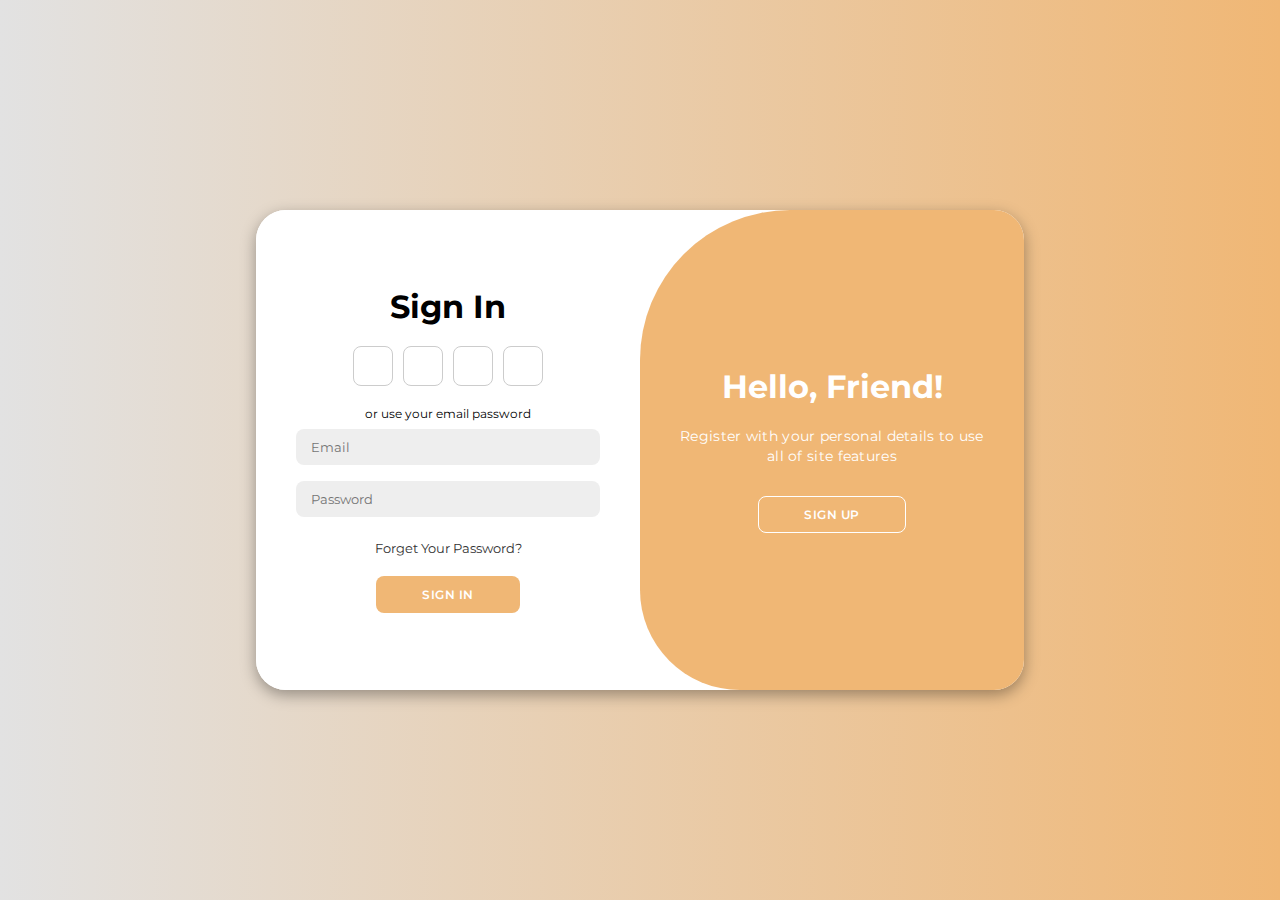
<file: account.html>
<!DOCTYPE html>
<html lang="en">

<head>
    <meta charset="UTF-8">
    <meta name="viewport" content="width=device-width, initial-scale=1.0">
    <link rel="stylesheet" href="account.css">
    <title>Login</title>
</head>

<body>

    <div class="container" id="container">
        <div class="form-container sign-up">
            <form>
                <h1>Create Account</h1>
                <div class="social-icons">
                    <a href="#" class="icon"><i class="fa-brands fa-google-plus-g"></i></a>
                    <a href="#" class="icon"><i class="fa-brands fa-facebook-f"></i></a>
                    <a href="#" class="icon"><i class="fa-brands fa-github"></i></a>
                    <a href="#" class="icon"><i class="fa-brands fa-linkedin-in"></i></a>
                </div>
                <span>or use your email for registeration</span>
                <input type="text" placeholder="Name">
                <input type="email" placeholder="Email">
                <input type="password" placeholder="Password">
                <button>Sign Up</button>
            </form>
        </div>
        <div class="form-container sign-in">
            <form>
                <h1>Sign In</h1>
                <div class="social-icons">
                    <a href="#" class="icon"><i class="fa-brands fa-google-plus-g"></i></a>
                    <a href="#" class="icon"><i class="fa-brands fa-facebook-f"></i></a>
                    <a href="#" class="icon"><i class="fa-brands fa-github"></i></a>
                    <a href="#" class="icon"><i class="fa-brands fa-linkedin-in"></i></a>
                </div>
                <span>or use your email password</span>
                <input type="email" placeholder="Email">
                <input type="password" placeholder="Password">
                <a href="#">Forget Your Password?</a>
                <button>Sign In</button>
            </form>
        </div>
        <div class="toggle-container">
            <div class="toggle">
                <div class="toggle-panel toggle-left">
                    <h1>Welcome Back!</h1>
                    <p>Enter your personal details to use all of site features</p>
                    <button class="hidden" id="login">Sign In</button>
                </div>
                <div class="toggle-panel toggle-right">
                    <h1>Hello, Friend!</h1>
                    <p>Register with your personal details to use all of site features</p>
                    <button class="hidden" id="register">Sign Up</button>
                </div>
            </div>
        </div>
    </div>
    
    <script src="account.js"></script>
    
</body>

</html>
</file>
<file: account.css>
@import url('https://fonts.googleapis.com/css2?family=Montserrat:wght@300;400;500;600;700&display=swap');

*{
    margin: 0;
    padding: 0;
    box-sizing: border-box;
    font-family: 'Montserrat', sans-serif;
}

body{
    background-color: #f0b775;
    background: linear-gradient(to right, #e2e2e2, #f0b775);
    display: flex;
    align-items: center;
    justify-content: center;
    flex-direction: column;
    height: 100vh;
}

.container{
    background-color: #fff;
    border-radius: 30px;
    box-shadow: 0 5px 15px rgba(0, 0, 0, 0.35);
    position: relative;
    overflow: hidden;
    width: 768px;
    max-width: 100%;
    min-height: 480px;
}

.container p{
    font-size: 14px;
    line-height: 20px;
    letter-spacing: 0.3px;
    margin: 20px 0;
}

.container span{
    font-size: 12px;
}

.container a{
    color: #333;
    font-size: 13px;
    text-decoration: none;
    margin: 15px 0 10px;
}

.container button{
    background-color:#f0b775;
    color: #fff;
    font-size: 12px;
    padding: 10px 45px;
    border: 1px solid transparent;
    border-radius: 8px;
    font-weight: 600;
    letter-spacing: 0.5px;
    text-transform: uppercase;
    margin-top: 10px;
    cursor: pointer;
}

.container button.hidden{
    background-color: transparent;
    border-color: #fff;
}

.container form{
    background-color: #fff;
    display: flex;
    align-items: center;
    justify-content: center;
    flex-direction: column;
    padding: 0 40px;
    height: 100%;
}

.container input{
    background-color: #eee;
    border: none;
    margin: 8px 0;
    padding: 10px 15px;
    font-size: 13px;
    border-radius: 8px;
    width: 100%;
    outline: none;
}

.form-container{
    position: absolute;
    top: 0;
    height: 100%;
    transition: all 0.6s ease-in-out;
}

.sign-in{
    left: 0;
    width: 50%;
    z-index: 2;
}

.container.active .sign-in{
    transform: translateX(100%);
}

.sign-up{
    left: 0;
    width: 50%;
    opacity: 0;
    z-index: 1;
}

.container.active .sign-up{
    transform: translateX(100%);
    opacity: 1;
    z-index: 5;
    animation: move 0.6s;
}

@keyframes move{
    0%, 49.99%{
        opacity: 0;
        z-index: 1;
    }
    50%, 100%{
        opacity: 1;
        z-index: 5;
    }
}

.social-icons{
    margin: 20px 0;
}

.social-icons a{
    border: 1px solid #ccc;
    border-radius: 20%;
    display: inline-flex;
    justify-content: center;
    align-items: center;
    margin: 0 3px;
    width: 40px;
    height: 40px;
}

.toggle-container{
    position: absolute;
    top: 0;
    left: 50%;
    width: 50%;
    height: 100%;
    overflow: hidden;
    transition: all 0.6s ease-in-out;
    border-radius: 150px 0 0 100px;
    z-index: 1000;
}

.container.active .toggle-container{
    transform: translateX(-100%);
    border-radius: 0 150px 100px 0;
}

.toggle{
    background-color: #f0b775;
    height: 100%;
    background: linear-gradient(to right,#f0b775,#f0b775);
    color: #fff;
    position: relative;
    left: -100%;
    height: 100%;
    width: 200%;
    transform: translateX(0);
    transition: all 0.6s ease-in-out;
}

.container.active .toggle{
    transform: translateX(50%);
}

.toggle-panel{
    position: absolute;
    width: 50%;
    height: 100%;
    display: flex;
    align-items: center;
    justify-content: center;
    flex-direction: column;
    padding: 0 30px;
    text-align: center;
    top: 0;
    transform: translateX(0);
    transition: all 0.6s ease-in-out;
}

.toggle-left{
    transform: translateX(-200%);
}

.container.active .toggle-left{
    transform: translateX(0);
}

.toggle-right{
    right: 0;
    transform: translateX(0);
}

.container.active .toggle-right{
    transform: translateX(200%);
}
</file>
